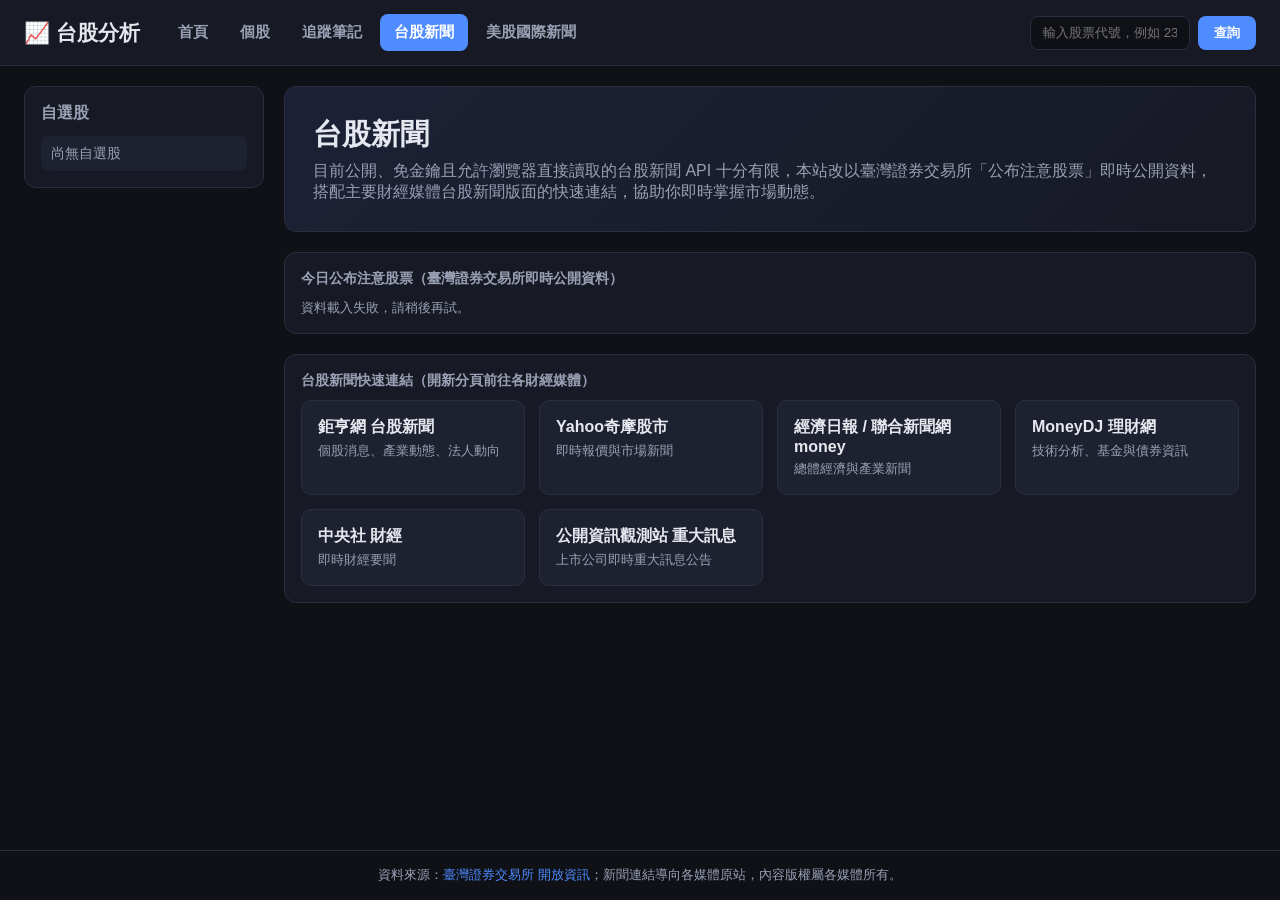
<file: tw-news.html>
<!DOCTYPE html>
<html lang="zh-Hant">
<head>
<meta charset="UTF-8">
<meta name="viewport" content="width=device-width, initial-scale=1.0">
<title>台股新聞 - 台股分析網站</title>
<link rel="stylesheet" href="style.css">
</head>
<body data-page="tw-news">
<header class="topbar">
  <div class="brand">📈 台股分析</div>
  <nav class="nav">
    <a href="index.html" data-page="home">首頁</a>
    <a href="stock.html" data-page="stock">個股</a>
    <a href="notes.html" data-page="notes">追蹤筆記</a>
    <a href="tw-news.html" data-page="tw-news">台股新聞</a>
    <a href="us-news.html" data-page="us-news">美股國際新聞</a>
  </nav>
  <form id="global-search-form" class="search-form">
    <input id="global-search-input" type="text" placeholder="輸入股票代號，例如 2330" autocomplete="off" inputmode="numeric">
    <button type="submit">查詢</button>
  </form>
</header>

<main class="layout">
  <aside class="sidebar">
    <h2>自選股</h2>
    <ul id="watchlist"></ul>
  </aside>

  <section class="content">
    <div class="hero">
      <h1>台股新聞</h1>
      <p>目前公開、免金鑰且允許瀏覽器直接讀取的台股新聞 API 十分有限，本站改以臺灣證券交易所「公布注意股票」即時公開資料，搭配主要財經媒體台股新聞版面的快速連結，協助你即時掌握市場動態。</p>
    </div>

    <div class="chart-card">
      <div class="chart-title">今日公布注意股票（臺灣證券交易所即時公開資料）</div>
      <div id="notice-status" class="hint">載入中...</div>
      <table class="compare-table notice-table" id="notice-table" hidden>
        <thead>
          <tr><th>證券代號</th><th>證券名稱</th><th>注意交易資訊</th><th>累計次數</th><th>收盤價</th><th>本益比</th></tr>
        </thead>
        <tbody id="notice-table-body"></tbody>
      </table>
    </div>

    <div class="chart-card">
      <div class="chart-title">台股新聞快速連結（開新分頁前往各財經媒體）</div>
      <div class="link-grid">
        <a class="link-card" href="https://news.cnyes.com/news/cat/tw_stock" target="_blank" rel="noopener">
          <div class="title">鉅亨網 台股新聞</div>
          <div class="desc">個股消息、產業動態、法人動向</div>
        </a>
        <a class="link-card" href="https://tw.stock.yahoo.com/" target="_blank" rel="noopener">
          <div class="title">Yahoo奇摩股市</div>
          <div class="desc">即時報價與市場新聞</div>
        </a>
        <a class="link-card" href="https://money.udn.com/money/index" target="_blank" rel="noopener">
          <div class="title">經濟日報 / 聯合新聞網 money</div>
          <div class="desc">總體經濟與產業新聞</div>
        </a>
        <a class="link-card" href="https://www.moneydj.com/" target="_blank" rel="noopener">
          <div class="title">MoneyDJ 理財網</div>
          <div class="desc">技術分析、基金與債券資訊</div>
        </a>
        <a class="link-card" href="https://www.cna.com.tw/list/aall.aspx" target="_blank" rel="noopener">
          <div class="title">中央社 財經</div>
          <div class="desc">即時財經要聞</div>
        </a>
        <a class="link-card" href="https://mops.twse.com.tw/mops/#/web/t05st02" target="_blank" rel="noopener">
          <div class="title">公開資訊觀測站 重大訊息</div>
          <div class="desc">上市公司即時重大訊息公告</div>
        </a>
      </div>
    </div>
  </section>
</main>

<footer class="footer">
  資料來源：<a href="https://www.twse.com.tw" target="_blank" rel="noopener">臺灣證券交易所 開放資訊</a>；新聞連結導向各媒體原站，內容版權屬各媒體所有。
</footer>

<script src="js/common.js"></script>
<script src="js/twse-api.js"></script>
<script src="js/tw-news.js"></script>
</body>
</html>
</file>
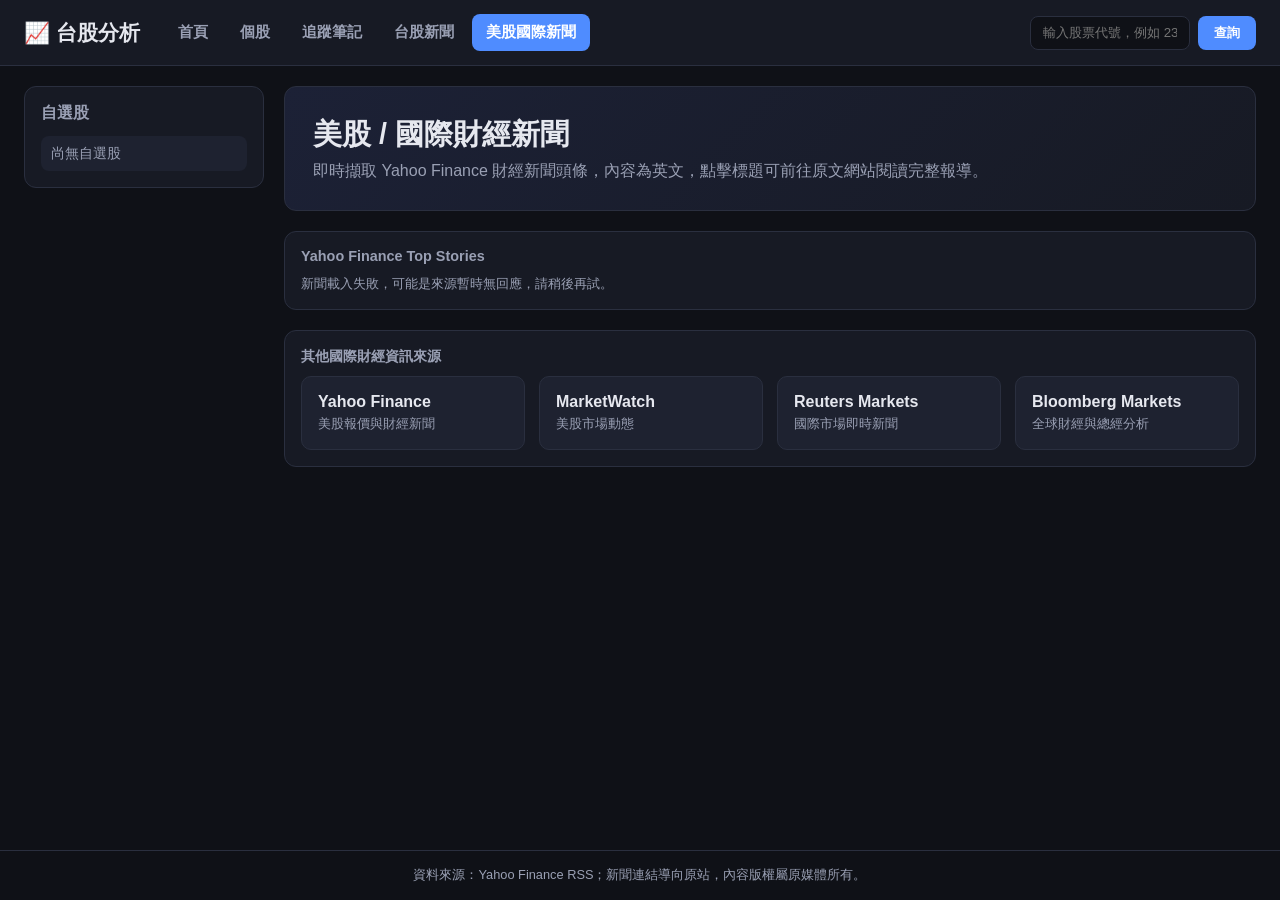
<file: us-news.html>
<!DOCTYPE html>
<html lang="zh-Hant">
<head>
<meta charset="UTF-8">
<meta name="viewport" content="width=device-width, initial-scale=1.0">
<title>美股國際新聞 - 台股分析網站</title>
<link rel="stylesheet" href="style.css">
</head>
<body data-page="us-news">
<header class="topbar">
  <div class="brand">📈 台股分析</div>
  <nav class="nav">
    <a href="index.html" data-page="home">首頁</a>
    <a href="stock.html" data-page="stock">個股</a>
    <a href="notes.html" data-page="notes">追蹤筆記</a>
    <a href="tw-news.html" data-page="tw-news">台股新聞</a>
    <a href="us-news.html" data-page="us-news">美股國際新聞</a>
  </nav>
  <form id="global-search-form" class="search-form">
    <input id="global-search-input" type="text" placeholder="輸入股票代號，例如 2330" autocomplete="off" inputmode="numeric">
    <button type="submit">查詢</button>
  </form>
</header>

<main class="layout">
  <aside class="sidebar">
    <h2>自選股</h2>
    <ul id="watchlist"></ul>
  </aside>

  <section class="content">
    <div class="hero">
      <h1>美股 / 國際財經新聞</h1>
      <p>即時擷取 Yahoo Finance 財經新聞頭條，內容為英文，點擊標題可前往原文網站閱讀完整報導。</p>
    </div>

    <div class="chart-card">
      <div class="chart-title">Yahoo Finance Top Stories</div>
      <div id="news-status" class="hint">載入中...</div>
      <ul class="news-list" id="news-list"></ul>
    </div>

    <div class="chart-card">
      <div class="chart-title">其他國際財經資訊來源</div>
      <div class="link-grid">
        <a class="link-card" href="https://finance.yahoo.com/" target="_blank" rel="noopener">
          <div class="title">Yahoo Finance</div>
          <div class="desc">美股報價與財經新聞</div>
        </a>
        <a class="link-card" href="https://www.marketwatch.com/" target="_blank" rel="noopener">
          <div class="title">MarketWatch</div>
          <div class="desc">美股市場動態</div>
        </a>
        <a class="link-card" href="https://www.reuters.com/markets/" target="_blank" rel="noopener">
          <div class="title">Reuters Markets</div>
          <div class="desc">國際市場即時新聞</div>
        </a>
        <a class="link-card" href="https://www.bloomberg.com/markets" target="_blank" rel="noopener">
          <div class="title">Bloomberg Markets</div>
          <div class="desc">全球財經與總經分析</div>
        </a>
      </div>
    </div>
  </section>
</main>

<footer class="footer">
  資料來源：Yahoo Finance RSS；新聞連結導向原站，內容版權屬原媒體所有。
</footer>

<script src="js/common.js"></script>
<script src="js/twse-api.js"></script>
<script src="js/us-news.js"></script>
</body>
</html>
</file>
<file: style.css>
:root {
  --bg: #0f1117;
  --bg-card: #171a24;
  --bg-card-alt: #1e2230;
  --border: #2a2f3f;
  --text: #e6e8ef;
  --text-dim: #9aa0b4;
  --accent: #4f8cff;
  --up: #e6483c;
  --down: #1fa774;
  --flat: #9aa0b4;
  --radius: 12px;
}

* { box-sizing: border-box; }

body {
  margin: 0;
  background: var(--bg);
  color: var(--text);
  font-family: "Noto Sans TC", "Microsoft JhengHei", -apple-system, BlinkMacSystemFont, sans-serif;
  min-height: 100vh;
  display: flex;
  flex-direction: column;
}

a { color: var(--accent); text-decoration: none; }
a:hover { text-decoration: underline; }

/* ---- 導覽列 ---- */
.topbar {
  display: flex;
  align-items: center;
  gap: 24px;
  padding: 14px 24px;
  background: var(--bg-card);
  border-bottom: 1px solid var(--border);
  flex-wrap: wrap;
}

.brand {
  font-size: 1.3rem;
  font-weight: 700;
  white-space: nowrap;
}

.nav {
  display: flex;
  gap: 4px;
}

.nav a {
  color: var(--text-dim);
  padding: 8px 14px;
  border-radius: 8px;
  font-weight: 600;
  font-size: 0.95rem;
}

.nav a:hover { color: var(--text); text-decoration: none; background: var(--bg-card-alt); }
.nav a.active { color: #fff; background: var(--accent); }

.search-form {
  display: flex;
  gap: 8px;
  margin-left: auto;
}

.search-form input {
  padding: 8px 12px;
  border-radius: 8px;
  border: 1px solid var(--border);
  background: var(--bg);
  color: var(--text);
  width: 160px;
}

.search-form button {
  padding: 8px 16px;
  border-radius: 8px;
  border: none;
  background: var(--accent);
  color: #fff;
  font-weight: 600;
  cursor: pointer;
}

.search-form button:hover { opacity: 0.9; }

/* ---- 版面 ---- */
.layout {
  display: grid;
  grid-template-columns: 240px 1fr;
  gap: 20px;
  padding: 20px 24px;
  flex: 1;
  align-items: start;
}

.sidebar {
  background: var(--bg-card);
  border: 1px solid var(--border);
  border-radius: var(--radius);
  padding: 16px;
  position: sticky;
  top: 20px;
}

.sidebar h2 { margin: 0 0 12px; font-size: 1rem; color: var(--text-dim); }

#watchlist { list-style: none; margin: 0; padding: 0; display: flex; flex-direction: column; gap: 6px; }

#watchlist li {
  display: flex;
  align-items: center;
  justify-content: space-between;
  padding: 8px 10px;
  border-radius: 8px;
  background: var(--bg-card-alt);
  font-size: 0.9rem;
}

#watchlist li a { color: var(--text); font-weight: 600; }
#watchlist li button {
  background: none;
  border: none;
  color: var(--text-dim);
  cursor: pointer;
  font-size: 0.95rem;
}
#watchlist li button:hover { color: var(--up); }

.hint { color: var(--text-dim); font-size: 0.8rem; line-height: 1.5; }

.content { display: flex; flex-direction: column; gap: 20px; min-width: 0; }

.status-msg {
  padding: 14px 18px;
  border-radius: var(--radius);
  background: var(--bg-card-alt);
  color: var(--text-dim);
}
.status-msg.error { color: var(--up); }

/* ---- 卡片 / 圖表 ---- */
.chart-card {
  background: var(--bg-card);
  border: 1px solid var(--border);
  border-radius: var(--radius);
  padding: 16px;
}

.chart-title { font-weight: 700; margin-bottom: 10px; color: var(--text-dim); font-size: 0.9rem; }

.chart { width: 100%; }
.price-chart { height: 420px; }
.small-chart { height: 160px; }

.chart-grid {
  display: grid;
  grid-template-columns: repeat(3, 1fr);
  gap: 16px;
}

/* ---- 個股頁首 ---- */
.stock-header {
  display: flex;
  align-items: center;
  gap: 20px;
  flex-wrap: wrap;
  background: var(--bg-card);
  border: 1px solid var(--border);
  border-radius: var(--radius);
  padding: 18px 20px;
}

.stock-header h2 { margin: 0; font-size: 1.6rem; }
.stock-code { color: var(--text-dim); font-size: 0.95rem; }

.price-block { display: flex; align-items: baseline; gap: 10px; margin-left: auto; }
.stock-price { font-size: 2rem; font-weight: 800; }
.stock-change { font-size: 1.1rem; font-weight: 600; }
.stock-change.up, .price-up { color: var(--up); }
.stock-change.down, .price-down { color: var(--down); }
.stock-change.flat, .price-flat { color: var(--flat); }

.watch-btn {
  padding: 10px 18px;
  border-radius: 8px;
  border: 1px solid var(--accent);
  background: transparent;
  color: var(--accent);
  font-weight: 700;
  cursor: pointer;
}
.watch-btn.active { background: var(--accent); color: #fff; }

.range-controls { display: flex; gap: 8px; }
.range-btn {
  padding: 6px 14px;
  border-radius: 20px;
  border: 1px solid var(--border);
  background: var(--bg-card);
  color: var(--text-dim);
  cursor: pointer;
  font-weight: 600;
}
.range-btn.active { background: var(--accent); border-color: var(--accent); color: #fff; }

/* ---- 表格 ---- */
table { width: 100%; border-collapse: collapse; }
.fundamentals-table th, .fundamentals-table td,
.compare-table th, .compare-table td {
  padding: 10px 12px;
  border-bottom: 1px solid var(--border);
  text-align: left;
  font-size: 0.9rem;
}
.fundamentals-table th { color: var(--text-dim); width: 140px; font-weight: 600; }
.compare-table th { color: var(--text-dim); font-weight: 600; }
.compare-table tr:hover { background: var(--bg-card-alt); }

/* ---- 快速股票清單 ---- */
.quick-list { display: flex; gap: 8px; flex-wrap: wrap; width: 100%; margin-top: 4px; }
.quick-list button {
  padding: 5px 12px;
  border-radius: 16px;
  border: 1px solid var(--border);
  background: var(--bg-card-alt);
  color: var(--text-dim);
  cursor: pointer;
  font-size: 0.85rem;
}
.quick-list button:hover { color: var(--text); border-color: var(--accent); }

/* ---- 首頁專屬 ---- */
.hero {
  background: linear-gradient(135deg, #1c2136, #171a24);
  border: 1px solid var(--border);
  border-radius: var(--radius);
  padding: 28px;
}
.hero h1 { margin: 0 0 6px; font-size: 1.8rem; }
.hero p { color: var(--text-dim); margin: 0; }

.summary-grid {
  display: grid;
  grid-template-columns: repeat(auto-fit, minmax(200px, 1fr));
  gap: 16px;
}
.summary-card {
  background: var(--bg-card);
  border: 1px solid var(--border);
  border-radius: var(--radius);
  padding: 18px;
}
.summary-card .label { color: var(--text-dim); font-size: 0.85rem; margin-bottom: 8px; }
.summary-card .value { font-size: 1.5rem; font-weight: 800; }
.summary-card .sub { font-size: 0.9rem; margin-top: 4px; }

/* ---- 新聞頁 ---- */
.news-list { list-style: none; margin: 0; padding: 0; display: flex; flex-direction: column; }
.news-list li {
  padding: 14px 0;
  border-bottom: 1px solid var(--border);
}
.news-list li:last-child { border-bottom: none; }
.news-list a { font-weight: 700; color: var(--text); font-size: 1rem; }
.news-list a:hover { color: var(--accent); }
.news-meta { color: var(--text-dim); font-size: 0.8rem; margin-top: 4px; }
.news-desc { color: var(--text-dim); font-size: 0.88rem; margin-top: 6px; line-height: 1.5; }

.link-grid {
  display: grid;
  grid-template-columns: repeat(auto-fill, minmax(220px, 1fr));
  gap: 14px;
}
.link-card {
  background: var(--bg-card-alt);
  border: 1px solid var(--border);
  border-radius: 10px;
  padding: 16px;
  display: block;
}
.link-card .title { font-weight: 700; color: var(--text); }
.link-card .desc { color: var(--text-dim); font-size: 0.82rem; margin-top: 4px; }

.notice-table td, .notice-table th { padding: 8px 10px; font-size: 0.85rem; }

/* ---- 追蹤筆記表格 ---- */
.notes-table th, .notes-table td {
  padding: 8px 10px;
  border-bottom: 1px solid var(--border);
  text-align: left;
  vertical-align: top;
}
.notes-table th { color: var(--text-dim); font-weight: 600; font-size: 0.85rem; }
.notes-table input[type="text"],
.notes-table input[type="number"],
.notes-table textarea {
  width: 100%;
  padding: 8px 10px;
  border-radius: 8px;
  border: 1px solid var(--border);
  background: var(--bg);
  color: var(--text);
  font-family: inherit;
  font-size: 0.9rem;
  resize: vertical;
}
.notes-table input:focus,
.notes-table textarea:focus {
  outline: none;
  border-color: var(--accent);
}
.notes-table textarea { min-height: 40px; }
.notes-table .row-delete-btn {
  background: none;
  border: 1px solid var(--border);
  color: var(--text-dim);
  border-radius: 8px;
  padding: 8px 10px;
  cursor: pointer;
  width: 100%;
}
.notes-table .row-delete-btn:hover { color: var(--up); border-color: var(--up); }
.notes-empty { color: var(--text-dim); padding: 20px 0; }

.footer {
  text-align: center;
  padding: 16px;
  color: var(--text-dim);
  font-size: 0.8rem;
  border-top: 1px solid var(--border);
}

@media (max-width: 900px) {
  .layout { grid-template-columns: 1fr; }
  .sidebar { position: static; }
  .chart-grid { grid-template-columns: 1fr; }
  .price-block { margin-left: 0; }
}
</file>
